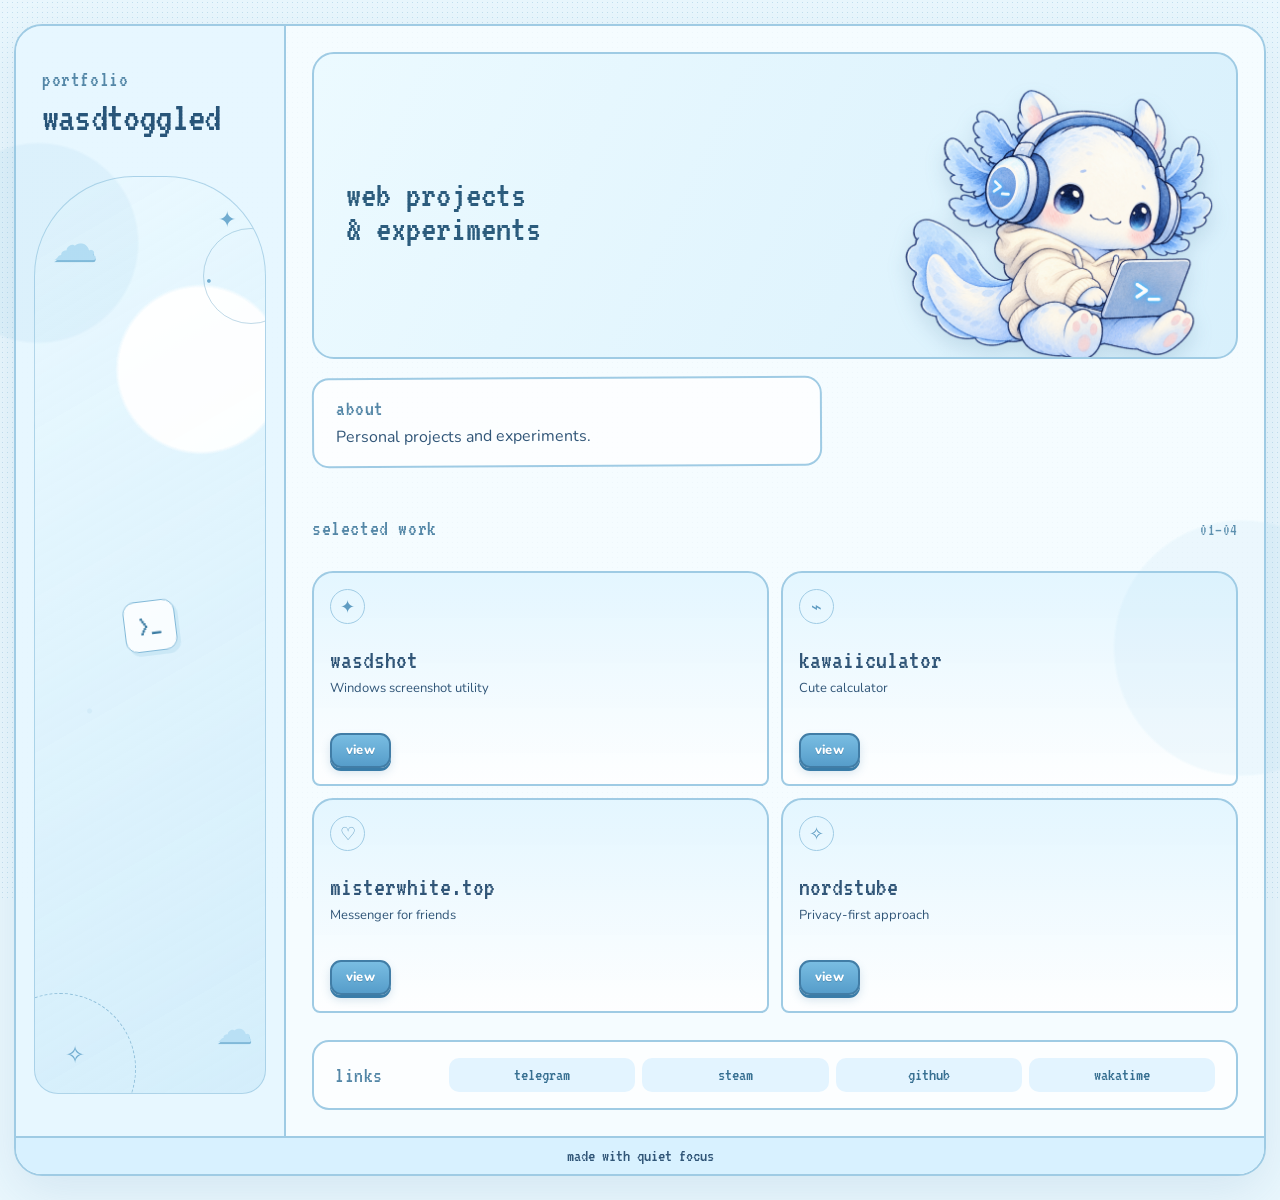
<file: index.html>
<!doctype html>
<html lang="en">
  <head>
    <meta charset="UTF-8" />
    <meta name="viewport" content="width=device-width, initial-scale=1.0" />
    <title>wasdtoggled</title>
    <meta property="og:title" content="wasdtoggled" />
    <meta name="twitter:title" content="wasdtoggled" />
    <link rel="icon" href="assets/favicon.svg" type="image/svg+xml" />
    <link rel="preconnect" href="https://fonts.googleapis.com" />
    <link rel="preconnect" href="https://fonts.gstatic.com" crossorigin />
    <link href="https://fonts.googleapis.com/css2?family=Nunito:wght@400;600;700;800&family=VT323&display=swap" rel="stylesheet" />
    <link rel="stylesheet" href="styles.css" />
  </head>
  <body>
    <main class="page-shell">
      <aside class="sidebar">
        <p class="eyebrow">portfolio</p>
        <h1>wasdtoggled</h1>

        <div class="side-orbit" aria-hidden="true">
          <span class="orbit-cloud cloud-one">☁</span>
          <span class="orbit-cloud cloud-two">☁</span>
          <span class="orbit-star">✦</span>
          <span class="orbit-terminal">&gt;_</span>
          <span class="orbit-spark spark-one">✧</span>
          <span class="orbit-spark spark-two">·</span>
        </div>

      </aside>

      <section class="content">
        <section class="hero" id="about">
          <div class="hero-copy">
            <h2>web projects<br />&amp; experiments</h2>
          </div>
          <img class="pet" src="assets/code-pet-v3.png" alt="Cute blue axolotl coding companion with a terminal laptop" />
        </section>

        <section class="panel welcome" id="notes">
          <p class="panel-label">about</p>
          <p>Personal projects and experiments.</p>
        </section>

        <section class="section-heading" id="works">
          <p>selected work</p>
          <span>01—04</span>
        </section>
        <section class="projects" aria-label="Projects">
          <article class="project-card">
            <span class="project-icon">✦</span>
            <h3>wasdshot</h3>
            <p>Windows screenshot utility</p>
            <a href="https://github.com/droidddd21/wasdshot" target="_blank" rel="noreferrer" aria-label="View wasdshot">view</a>
          </article>
          <article class="project-card">
            <span class="project-icon">⌁</span>
            <h3>kawaiiculator</h3>
            <p>Cute calculator</p>
            <a href="https://github.com/droidddd21/kawaiiculator" target="_blank" rel="noreferrer" aria-label="View kawaiiculator">view</a>
          </article>
          <article class="project-card">
            <span class="project-icon">♡</span>
            <h3>misterwhite.top</h3>
            <p>Messenger for friends</p>
            <a href="https://misterwhite.top" target="_blank" rel="noreferrer" aria-label="View misterwhite.top">view</a>
          </article>
          <article class="project-card">
            <span class="project-icon">✧</span>
            <h3>nordstube</h3>
            <p>Privacy-first approach</p>
            <a href="https://t.me/nordstube" target="_blank" rel="noreferrer" aria-label="View nordstube">view</a>
          </article>
        </section>

        <section class="links panel" id="links">
          <div>
            <p class="panel-label">links</p>
          </div>
          <div class="socials">
            <a href="https://t.me/angelskrippen" target="_blank" rel="noreferrer">telegram</a>
            <a href="https://steamcommunity.com/id/pegise" target="_blank" rel="noreferrer">steam</a>
            <a href="https://github.com/droidddd21" target="_blank" rel="noreferrer">github</a>
            <a href="https://wakatime.com/@122b77a9-c7e8-4177-a6a9-5088ab385103" target="_blank" rel="noreferrer">wakatime</a>
          </div>
        </section>
      </section>
      <footer>made with quiet focus</footer>
    </main>
  </body>
</html>
</file>
<file: styles.css>
:root { --ink: #315678; --line: #9fcbe4; --blue: #dff3ff; --paper: #f8fdff; --soft: #edf9ff; --accent: #6faed2; }
* { box-sizing: border-box; }
html { scroll-behavior: smooth; }
body { margin: 0; color: var(--ink); background: #eaf7fd; font-family: Nunito, sans-serif; }
body::before { content: ""; position: fixed; inset: 0; pointer-events: none; opacity: .34; background-image: radial-gradient(#82b8d4 0.65px, transparent .65px); background-size: 5px 5px; mix-blend-mode: multiply; }
body::after { content: ""; position: fixed; inset: 0; pointer-events: none; opacity: .48; background: radial-gradient(circle at 3% 27%, rgba(126, 190, 222, .22) 0 7%, transparent 7.2%), radial-gradient(circle at 97% 72%, rgba(163, 216, 239, .26) 0 9%, transparent 9.2%), radial-gradient(circle at 7% 79%, rgba(104, 170, 207, .18) 0 2px, transparent 3px), radial-gradient(circle at 93% 21%, rgba(104, 170, 207, .18) 0 2px, transparent 3px); }
.page-shell { position: relative; width: min(1380px, calc(100% - 28px)); margin: 24px auto; display: grid; grid-template-columns: 270px 1fr; overflow: hidden; border: 2px solid var(--line); border-radius: 28px; background: rgba(248,253,255,.82); box-shadow: 0 16px 50px rgba(94,150,184,.16); }
.sidebar { display: flex; flex-direction: column; padding: 42px 26px; border-right: 2px solid var(--line); background: rgba(221,243,255,.6); }
.eyebrow,.panel-label,.section-heading { margin: 0; font: 22px/1 "VT323", monospace; letter-spacing: .6px; color: #5487a7; }
h1 { margin: 9px 0 20px; font: 43px/.9 "VT323", monospace; color: #285579; font-weight: 400; letter-spacing: -.8px; white-space: nowrap; }
.intro { line-height: 1.55; margin: 0 0 28px; font-size: 15px; }
nav { display: grid; gap: 8px; }
nav a { color: var(--ink); text-decoration: none; padding: 9px 12px; border: 1.5px solid var(--line); border-radius: 15px; background: rgba(255,255,255,.62); transition: transform .2s, background .2s; }
nav a:hover { background: white; transform: translateX(4px); }
.side-orbit { position: relative; flex: 1; min-height: 225px; margin: 18px -8px 0; overflow: hidden; border: 1.5px solid rgba(159,203,228,.8); border-radius: 100px 100px 24px 24px; background: radial-gradient(circle at 72% 21%, rgba(255,255,255,.92) 0 11%, transparent 11.5%), linear-gradient(150deg, rgba(234,249,255,.88), rgba(196,231,248,.56)); }
.side-orbit::before { content: ""; position: absolute; width: 150px; height: 150px; left: -51px; bottom: -52px; border: 1px dashed rgba(89,155,193,.55); border-radius: 50%; }
.side-orbit::after { content: ""; position: absolute; width: 94px; height: 94px; right: -34px; top: 51px; border: 1px solid rgba(89,155,193,.38); border-radius: 50%; }
.orbit-cloud,.orbit-star,.orbit-terminal,.orbit-spark { position: absolute; color: #70acd0; }
.orbit-cloud { font-size: 46px; color: #b9e0f5; text-shadow: 0 2px 0 #80b9d9; }
.cloud-one { top: 36px; left: 17px; }.cloud-two { bottom: 38px; right: 12px; font-size: 37px; }
.orbit-star { top: 28px; right: 29px; font-size: 22px; }.orbit-terminal { z-index: 1; left: 50%; top: 49%; transform: translate(-50%,-50%) rotate(-7deg); padding: 10px 13px; border: 1.5px solid #83b9d8; border-radius: 12px; background: rgba(255,255,255,.82); box-shadow: 3px 4px 0 rgba(136,194,224,.22); font: 29px "VT323", monospace; color: #3d7da4; }.orbit-spark { font-size: 24px; }.spark-one { bottom: 22px; left: 30px; }.spark-two { top: 79px; right: 52px; font-size: 34px; }
.tiny-note { margin: 18px 0 0; font: 19px/1.05 "VT323", monospace; color: #6698b6; }
.content { padding: 26px; }
.hero { min-height: 306px; display: flex; align-items: center; overflow: hidden; padding: 30px 24px 18px 32px; border: 2px solid var(--line); border-radius: 22px; background: linear-gradient(115deg, #ecfaff, #d8f0fc); }
.hero-copy { position: relative; z-index: 1; width: 56%; }
.status { display: inline-flex; gap: 7px; align-items: center; padding: 6px 10px; border-radius: 99px; border: 1px solid #b4dcf1; background: rgba(255,255,255,.7); font-size: 12px; }
.status span { width: 8px; height: 8px; border-radius: 50%; background: #81c8aa; }
h2 { margin: 14px 0 12px; font: 38px/.9 "VT323", monospace; font-weight: 400; color: #2c5c7d; }
.hero-copy p { max-width: 355px; margin: 0; line-height: 1.5; }
.pet { align-self: end; width: min(46%, 330px); margin: -10px -12px -28px auto; filter: drop-shadow(0 10px 10px rgba(57,107,140,.16)); }
.panel { border: 2px solid var(--line); border-radius: 17px; background: rgba(255,255,255,.66); }
.welcome { margin: 18px 0 29px; padding: 17px 22px; max-width: 510px; transform: rotate(-.3deg); }
.welcome p:last-child { margin: 7px 0 0; line-height: 1.42; }
.section-heading { display: flex; justify-content: space-between; align-items: baseline; margin-bottom: 10px; }
.section-heading span { font-size: 17px; }
.projects { display: grid; grid-template-columns: repeat(2, minmax(0, 1fr)); gap: 12px; }
.project-card { min-height: 190px; padding: 16px; border: 2px solid var(--line); border-radius: 21px 21px 8px 8px; background: linear-gradient(180deg, rgba(225,245,255,.9), rgba(255,255,255,.8)); }
.project-icon { display: grid; width: 35px; height: 35px; place-items: center; border: 1px solid var(--line); border-radius: 50%; color: #5f9cc2; font-size: 18px; }
h3 { margin: 22px 0 7px; font: 27px/1 "VT323", monospace; font-weight: 400; }
.project-card p { min-height: 44px; margin: 0 0 9px; font-size: 13px; line-height: 1.35; }
.project-card a { display: inline-block; padding: 9px 14px; border: 2px solid #417da6; border-radius: 11px; background: linear-gradient(180deg, #79bde2, #569dca); box-shadow: 0 3px 0 #397ca8, 0 5px 10px rgba(56,122,164,.2); color: #fff; font: 800 13px/1 Nunito, sans-serif; letter-spacing: .2px; text-decoration: none; text-shadow: 0 1px 0 rgba(31,83,119,.3); transition: transform .15s, box-shadow .15s, filter .15s; }
.project-card a:hover { filter: brightness(1.06); transform: translateY(-2px); box-shadow: 0 5px 0 #397ca8, 0 8px 14px rgba(56,122,164,.24); }
.project-card a:active { transform: translateY(2px); box-shadow: 0 1px 0 #397ca8; }
.future { opacity: .75; border-style: dashed; }
.links { display: flex; justify-content: space-between; align-items: center; gap: 24px; margin-top: 27px; padding: 16px 21px; }
.links h2 { margin: 4px 0 0; }
.socials { flex: 1; display: grid; grid-template-columns: repeat(4, minmax(0, 1fr)); gap: 7px; margin-left: 42px; }
.socials a { min-width: 0; padding: 8px 9px; border-radius: 10px; background: #e3f4ff; color: #376f91; text-align: center; text-decoration: none; font: 18px "VT323", monospace; }
.socials a span { opacity: .65; }
footer { grid-column: 1 / -1; padding: 9px; border-top: 2px solid var(--line); background: #d8f1ff; text-align: center; font: 18px "VT323", monospace; }
@media (max-width: 760px) { body::after { opacity: .22; } .page-shell { width: min(100% - 20px, 600px); grid-template-columns: 1fr; margin: 10px auto; border-radius: 20px; } .sidebar { border-right: 0; border-bottom: 2px solid var(--line); padding: 28px 23px; } .side-orbit { display: none; } .tiny-note { display: none; } .content { padding: 14px; } .hero { min-height: 300px; padding: 22px 15px; } .hero-copy { width: 63%; } .pet { width: 48%; margin-right: -22px; } .projects { grid-template-columns: 1fr; } .links { align-items: flex-start; flex-direction: column; } .socials { width: 100%; margin-left: 0; grid-template-columns: repeat(2, minmax(0, 1fr)); } }
@media (max-width: 430px) { .hero { display: block; min-height: 405px; } .hero-copy { width: 100%; } .pet { display: block; width: 70%; margin: 3px auto -25px; } .socials { grid-template-columns: 1fr; } }
</file>
